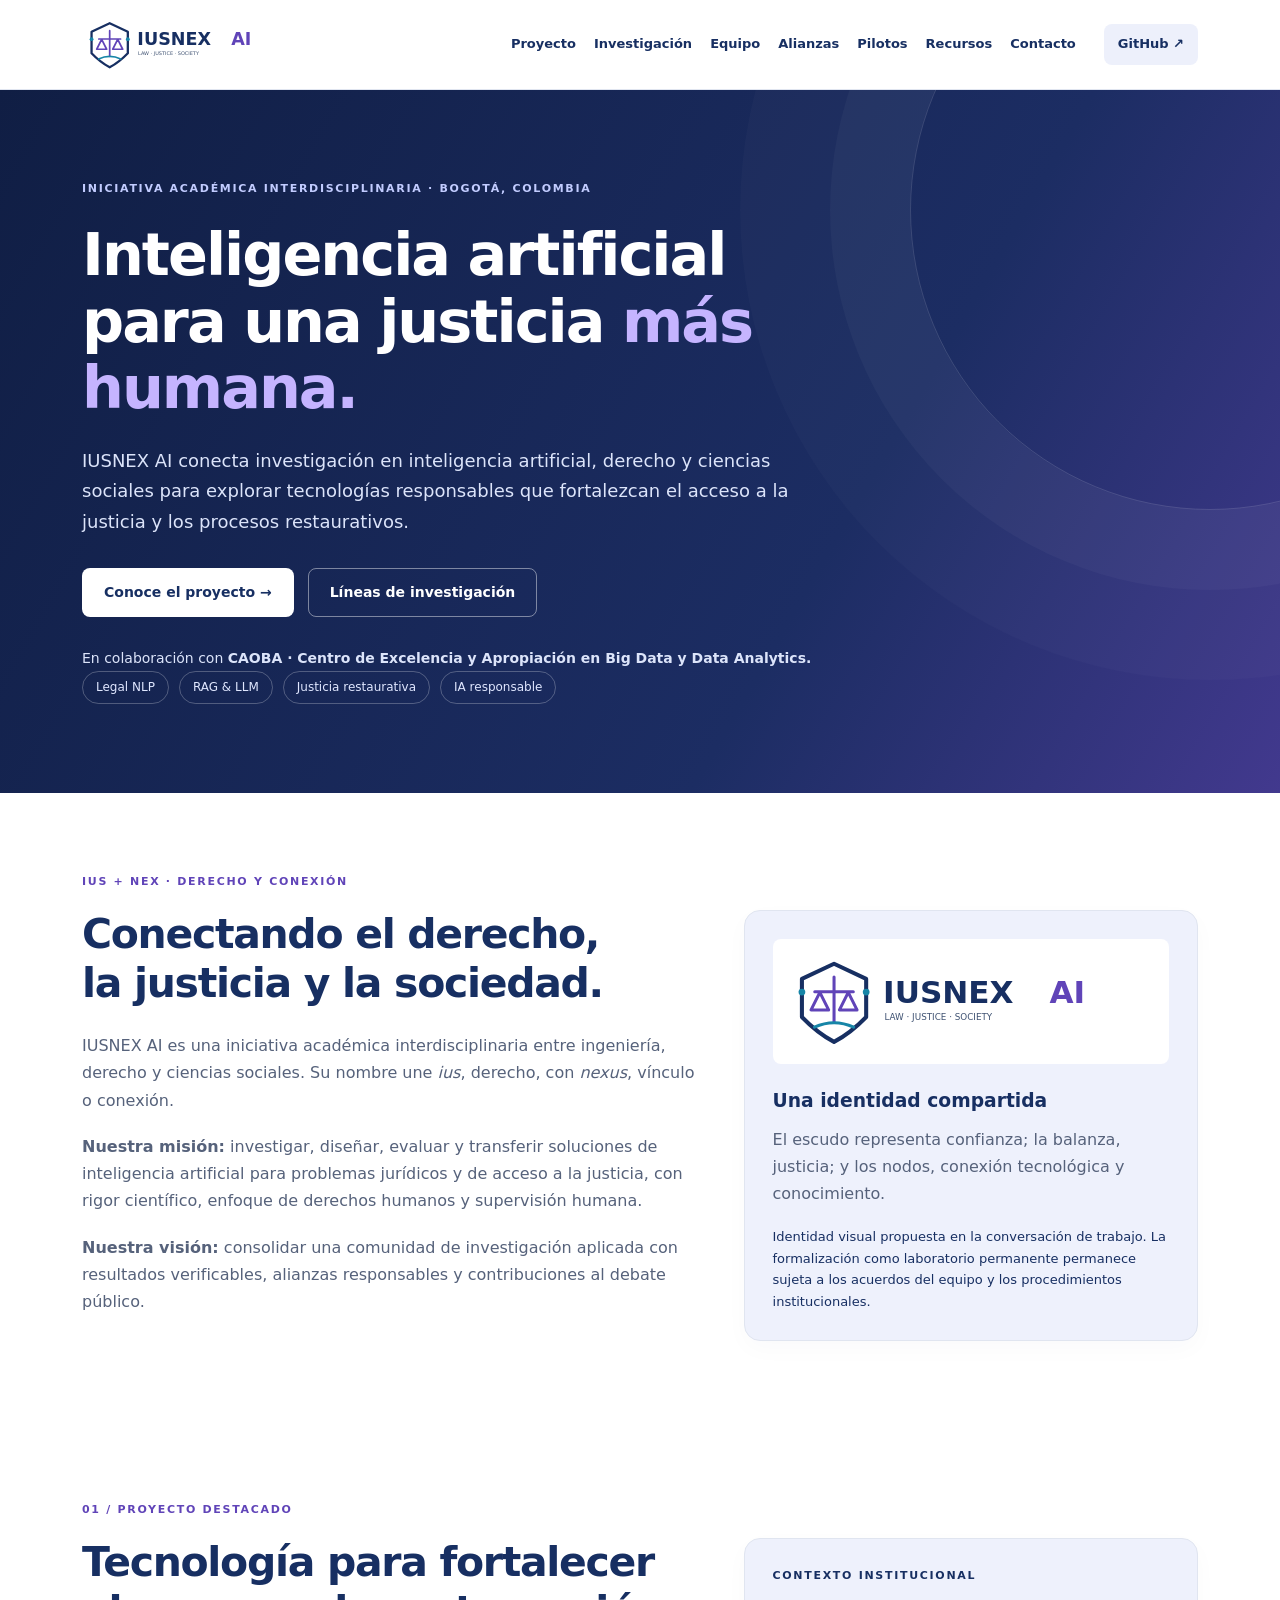
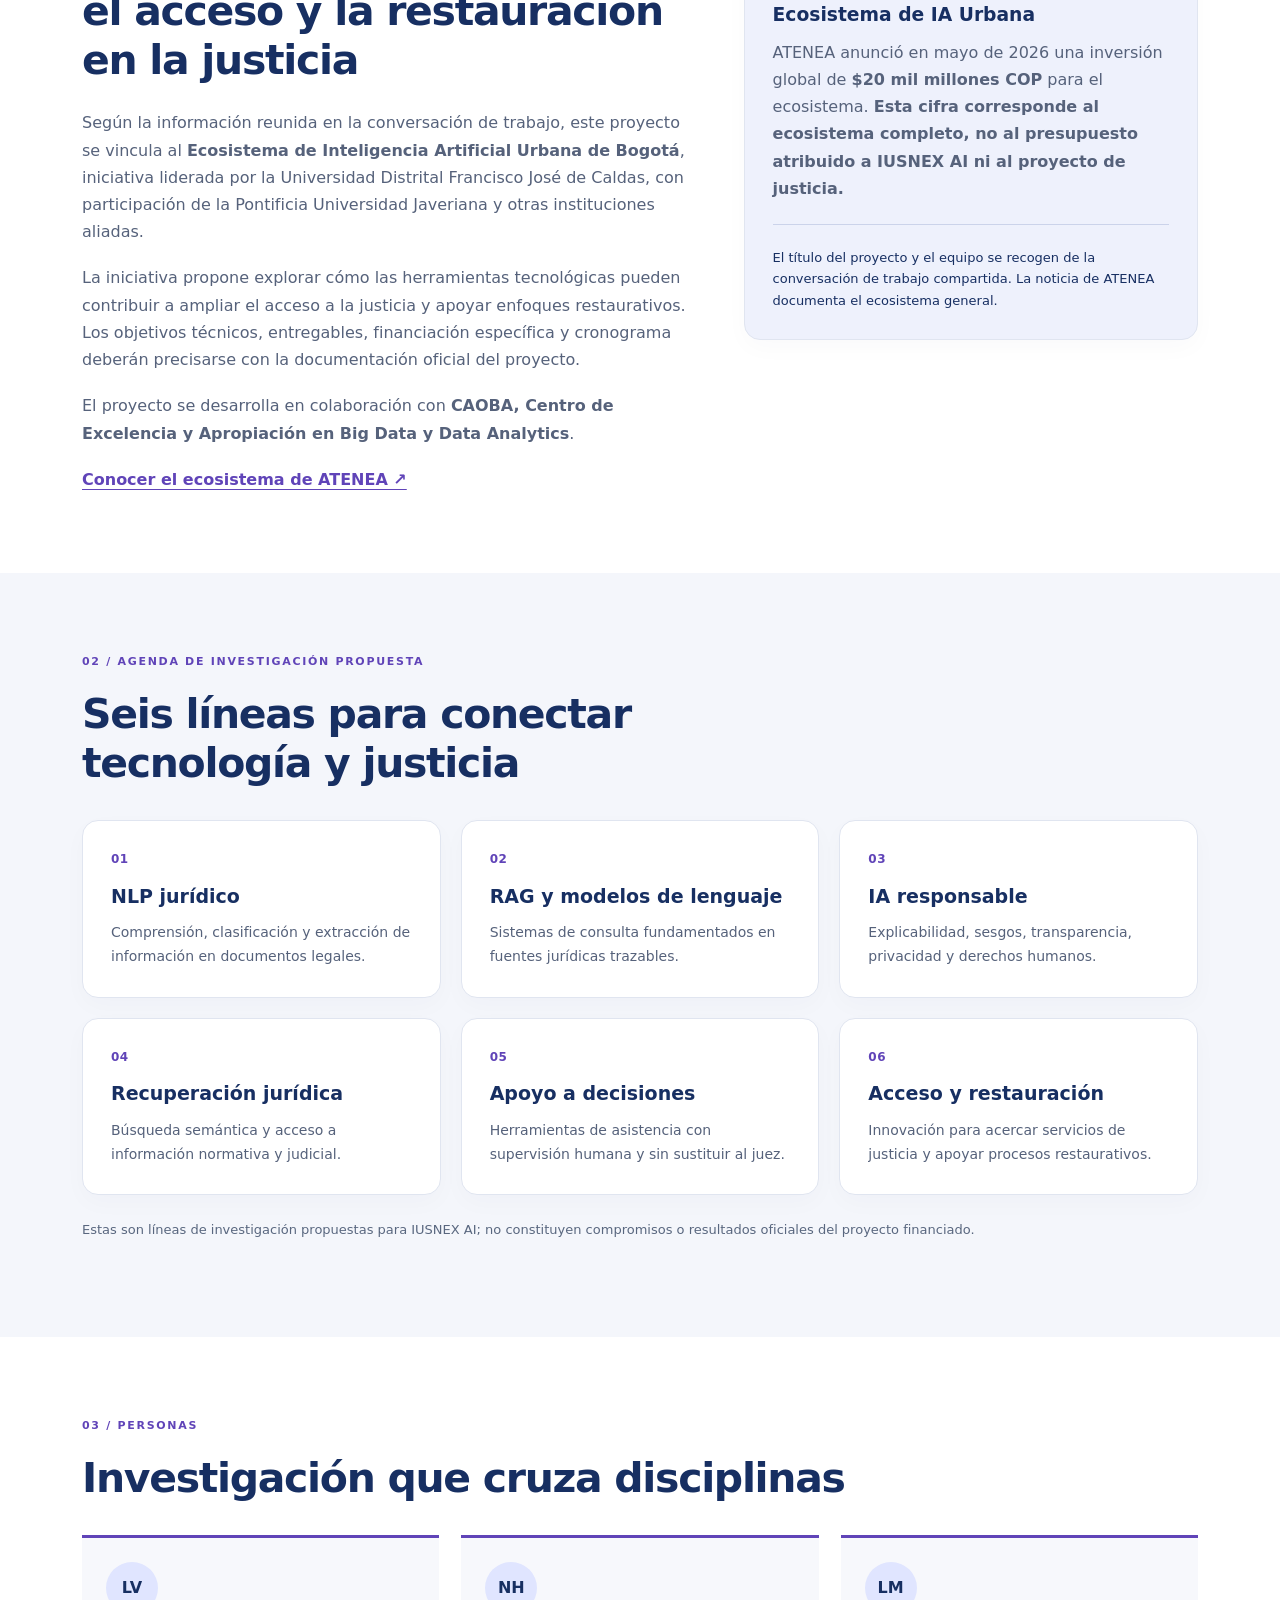
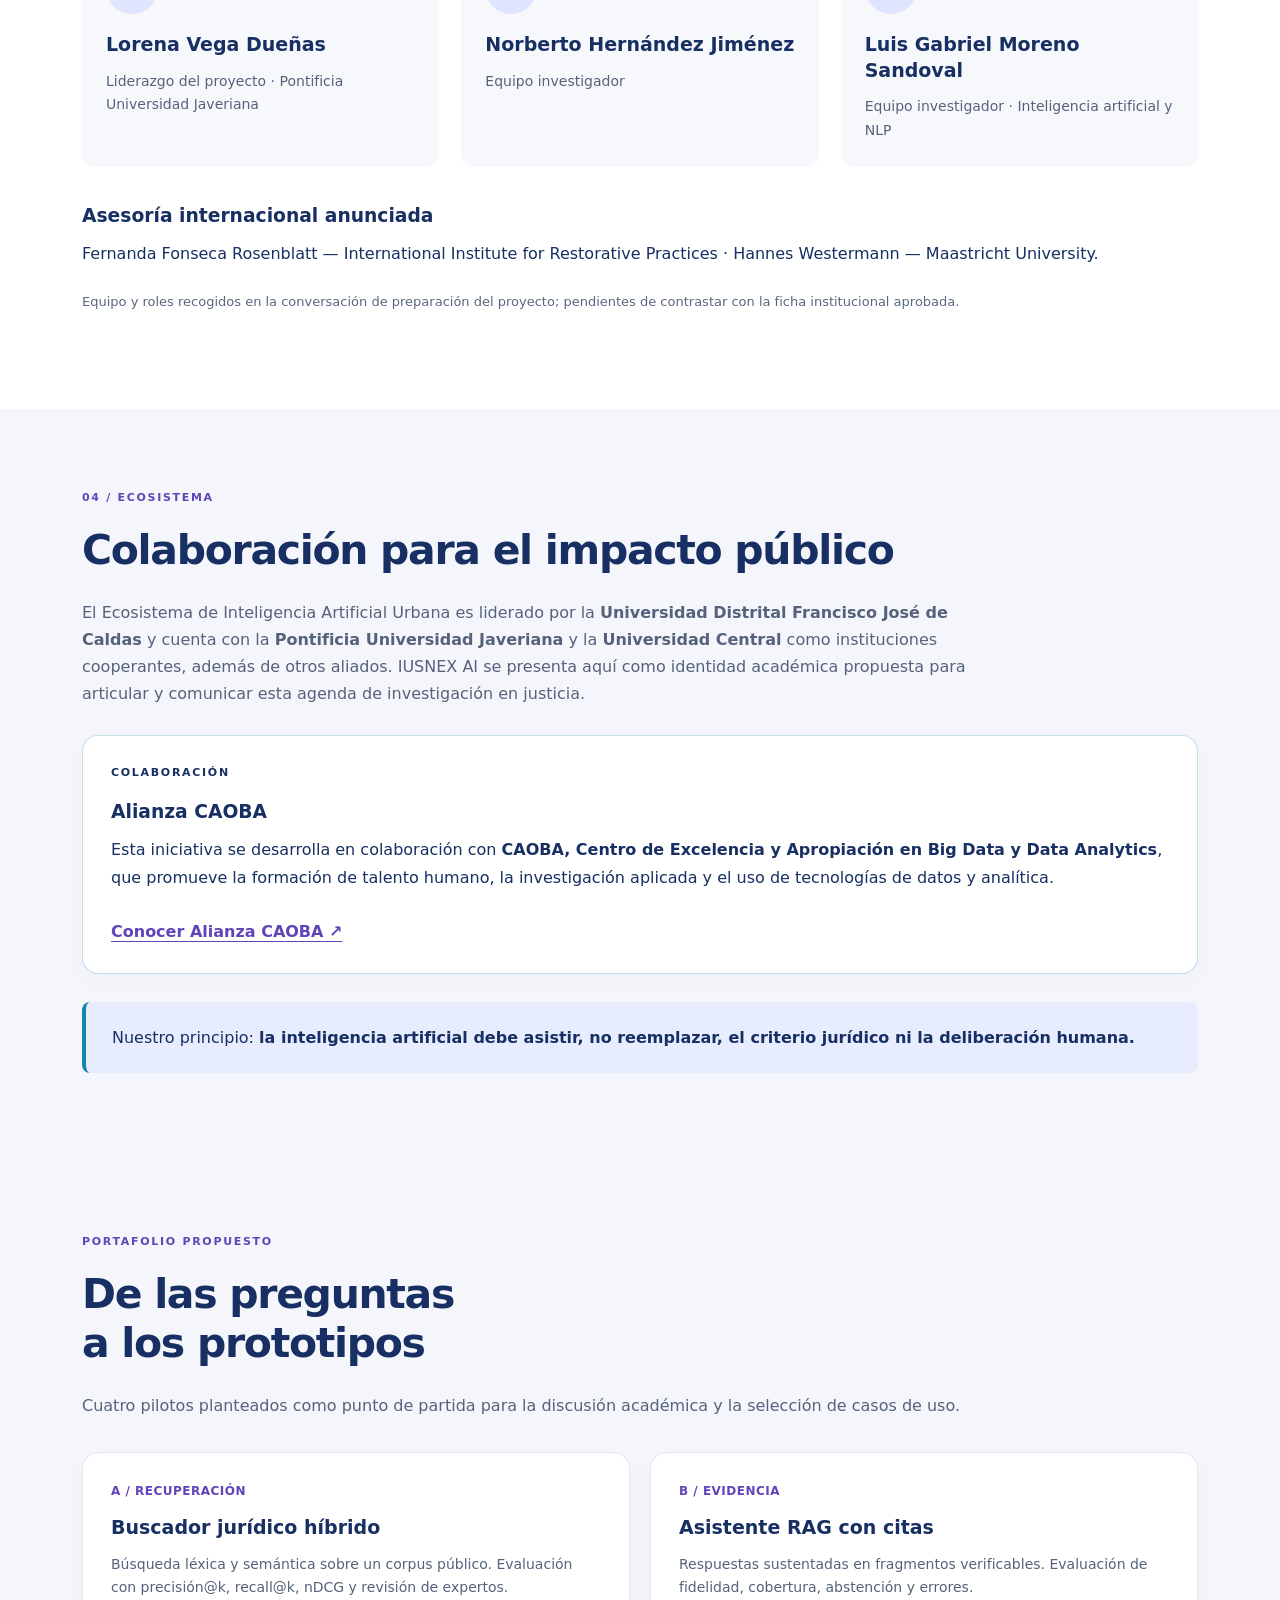
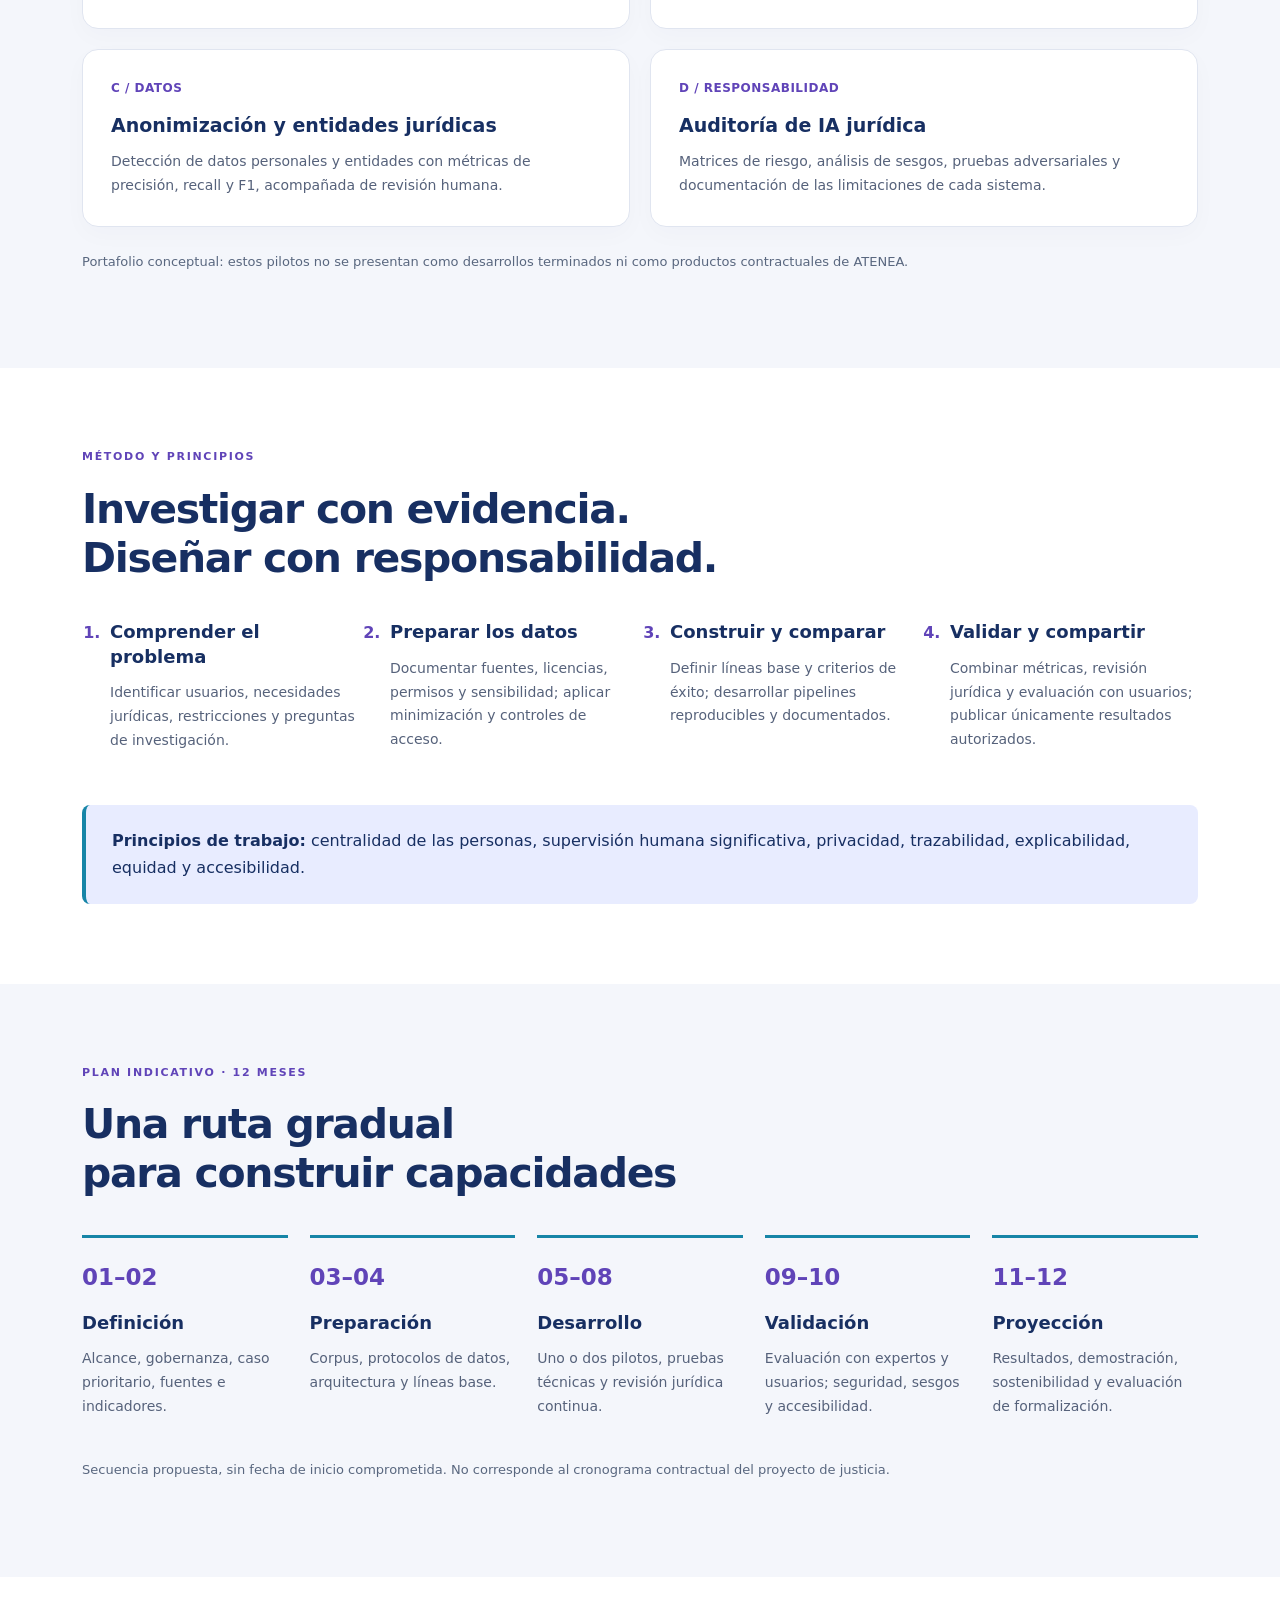
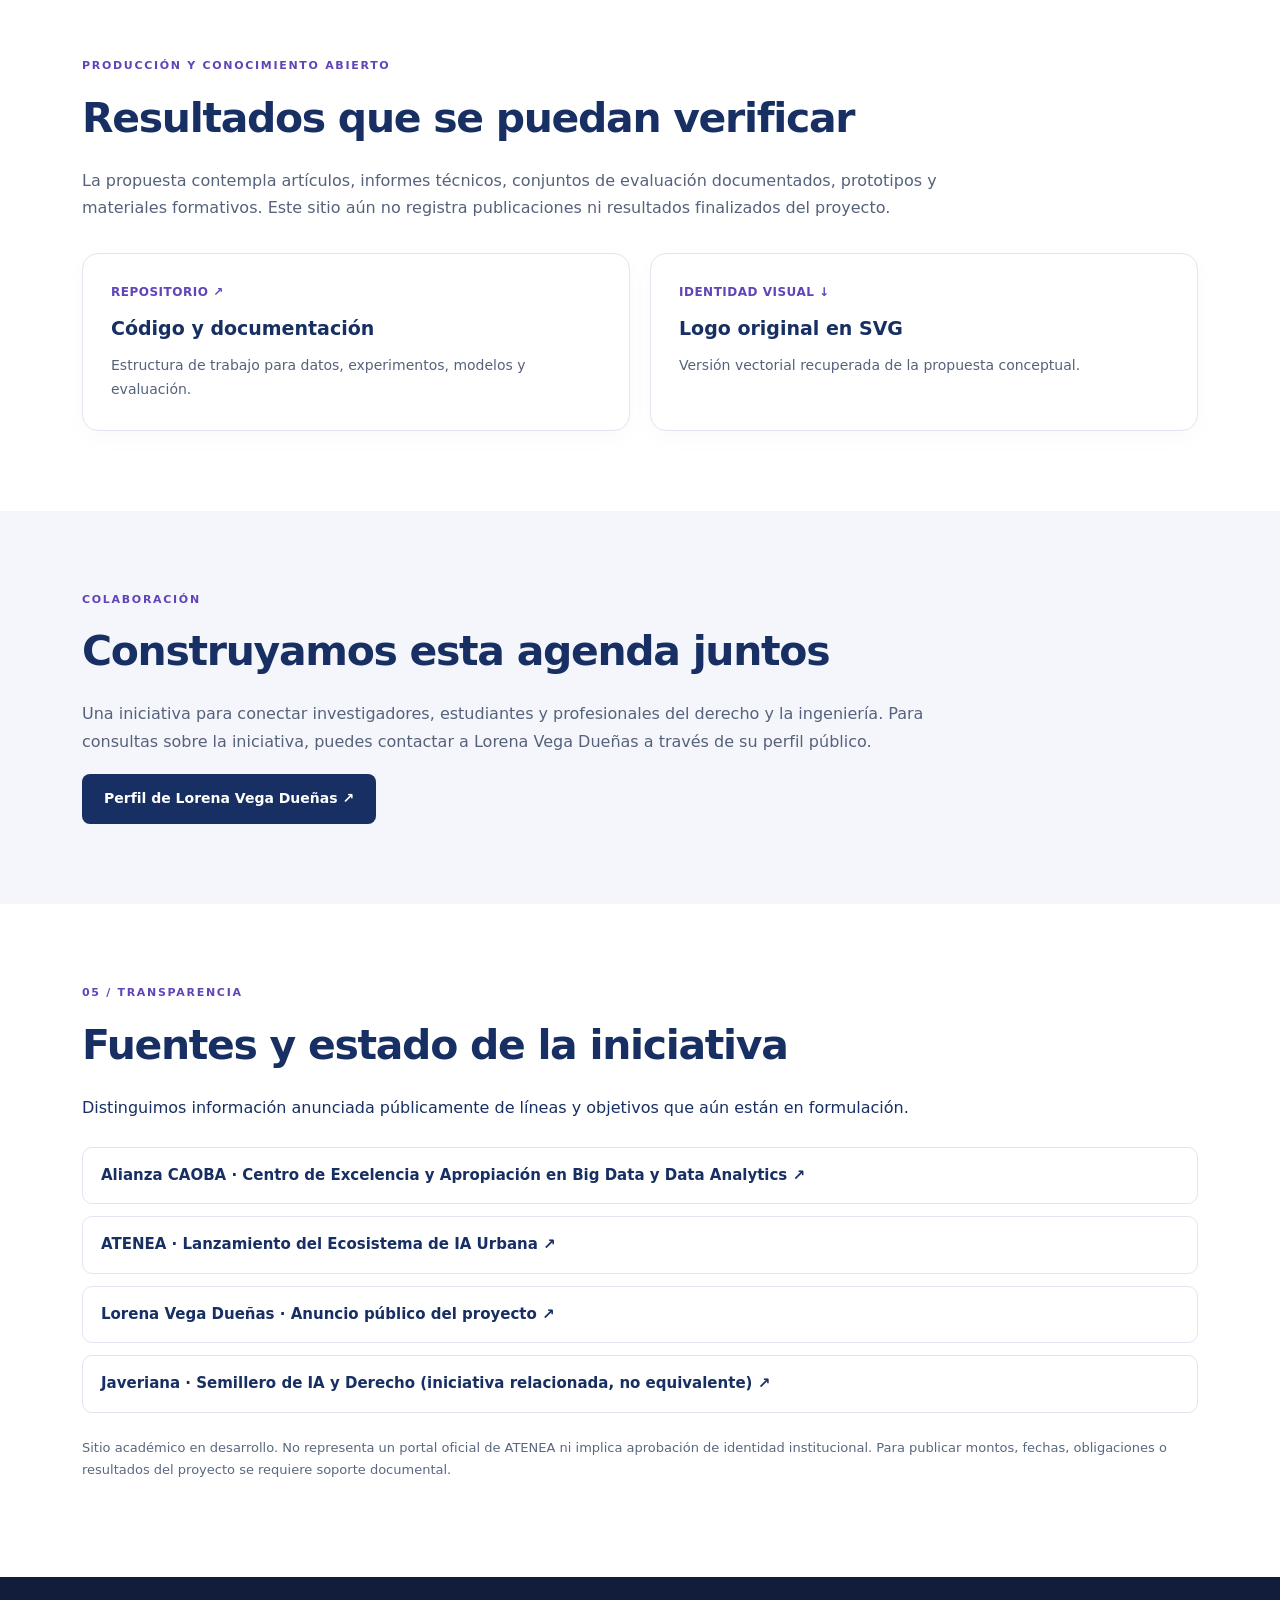
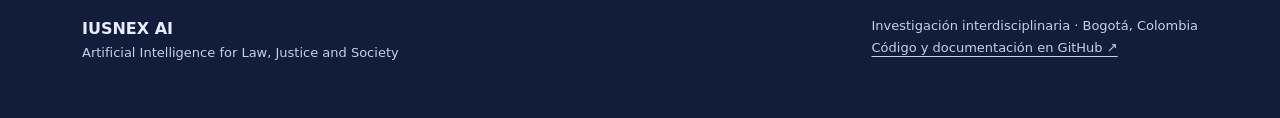
<file: docs/index.html>
<!doctype html><html lang="es"><head><meta charset="utf-8"><meta name="viewport" content="width=device-width,initial-scale=1"><meta name="description" content="IUSNEX AI: investigación interdisciplinaria en inteligencia artificial, derecho, justicia y sociedad. Proyecto Tecnología para fortalecer el acceso y la restauración en la justicia."><title>IUSNEX AI | Inteligencia Artificial, Derecho y Justicia</title><meta name="theme-color" content="#172F62"><link rel="icon" type="image/svg+xml" href="assets/img/favicon.svg"><script src="assets/js/main.js" defer></script><link rel="stylesheet" href="assets/css/styles.b81e5cc9e1cc.css"></head><body><a class="skip" href="#contenido">Saltar al contenido</a>
<header class="nav"><a class="brand" href="#inicio"><img src="assets/img/iusnex-ai-logo.svg" alt="IUSNEX AI · Law, Justice, Society" width="220" height="60"></a><nav aria-label="Navegación principal"><a href="#proyecto">Proyecto</a><a href="#lineas">Investigación</a><a href="#equipo">Equipo</a><a href="#alianzas">Alianzas</a><a href="#pilotos">Pilotos</a><a href="#recursos">Recursos</a><a href="#contacto">Contacto</a></nav><a class="navcta" href="https://github.com/puj-nlp/iusnex-ai">GitHub ↗</a></header>
<main id="contenido"><section class="hero" id="inicio"><div class="orb"></div><div class="wrap hero-inner"><div class="eyebrow">INICIATIVA ACADÉMICA INTERDISCIPLINARIA · BOGOTÁ, COLOMBIA</div><h1>Inteligencia artificial<br>para una justicia <span>más humana.</span></h1><p class="lead">IUSNEX AI conecta investigación en inteligencia artificial, derecho y ciencias sociales para explorar tecnologías responsables que fortalezcan el acceso a la justicia y los procesos restaurativos.</p><div class="actions"><a class="btn primary" href="#proyecto">Conoce el proyecto →</a><a class="btn secondary" href="#lineas">Líneas de investigación</a></div><p class="hero-collaboration">En colaboración con <strong>CAOBA · Centro de Excelencia y Apropiación en Big Data y Data Analytics.</strong></p><div class="chips"><span>Legal NLP</span><span>RAG & LLM</span><span>Justicia restaurativa</span><span>IA responsable</span></div></div></section>
<section class="section" id="identidad"><div class="wrap"><div class="kicker">IUS + NEX · DERECHO Y CONEXIÓN</div><div class="split"><div><h2>Conectando el derecho,<br>la justicia y la sociedad.</h2><p>IUSNEX AI es una iniciativa académica interdisciplinaria entre ingeniería, derecho y ciencias sociales. Su nombre une <em>ius</em>, derecho, con <em>nexus</em>, vínculo o conexión.</p><p><strong>Nuestra misión:</strong> investigar, diseñar, evaluar y transferir soluciones de inteligencia artificial para problemas jurídicos y de acceso a la justicia, con rigor científico, enfoque de derechos humanos y supervisión humana.</p><p><strong>Nuestra visión:</strong> consolidar una comunidad de investigación aplicada con resultados verificables, alianzas responsables y contribuciones al debate público.</p></div><aside class="card accent identity"><img src="assets/img/iusnex-ai-logo.svg" alt="Logo original de IUSNEX AI: escudo, balanza y nodos de conexión" width="1100" height="300"><h3>Una identidad compartida</h3><p>El escudo representa confianza; la balanza, justicia; y los nodos, conexión tecnológica y conocimiento.</p><small>Identidad visual propuesta en la conversación de trabajo. La formalización como laboratorio permanente permanece sujeta a los acuerdos del equipo y los procedimientos institucionales.</small></aside></div></div></section>
<section class="section" id="proyecto"><div class="wrap"><div class="kicker">01 / PROYECTO DESTACADO</div><div class="split"><div><h2>Tecnología para fortalecer el acceso y la restauración en la justicia</h2><p>Según la información reunida en la conversación de trabajo, este proyecto se vincula al <strong>Ecosistema de Inteligencia Artificial Urbana de Bogotá</strong>, iniciativa liderada por la Universidad Distrital Francisco José de Caldas, con participación de la Pontificia Universidad Javeriana y otras instituciones aliadas.</p><p>La iniciativa propone explorar cómo las herramientas tecnológicas pueden contribuir a ampliar el acceso a la justicia y apoyar enfoques restaurativos. Los objetivos técnicos, entregables, financiación específica y cronograma deberán precisarse con la documentación oficial del proyecto.</p><p>El proyecto se desarrolla en colaboración con <strong>CAOBA, Centro de Excelencia y Apropiación en Big Data y Data Analytics</strong>.</p><a class="textlink" href="https://agenciaatenea.gov.co/noticias/bogota-lanza-su-ecosistema-de-inteligencia-artificial-urbana-con-una-inversion-de-20-mil-millones">Conocer el ecosistema de ATENEA ↗</a></div><aside class="card accent"><div class="badge">CONTEXTO INSTITUCIONAL</div><h3>Ecosistema de IA Urbana</h3><p>ATENEA anunció en mayo de 2026 una inversión global de <strong>$20 mil millones COP</strong> para el ecosistema. <strong>Esta cifra corresponde al ecosistema completo, no al presupuesto atribuido a IUSNEX AI ni al proyecto de justicia.</strong></p><div class="rule"></div><small>El título del proyecto y el equipo se recogen de la conversación de trabajo compartida. La noticia de ATENEA documenta el ecosistema general.</small></aside></div></div></section>
<section class="section muted" id="lineas"><div class="wrap"><div class="kicker">02 / AGENDA DE INVESTIGACIÓN PROPUESTA</div><h2>Seis líneas para conectar<br>tecnología y justicia</h2><div class="grid"><article class="card"><b>01</b><h3>NLP jurídico</h3><p>Comprensión, clasificación y extracción de información en documentos legales.</p></article><article class="card"><b>02</b><h3>RAG y modelos de lenguaje</h3><p>Sistemas de consulta fundamentados en fuentes jurídicas trazables.</p></article><article class="card"><b>03</b><h3>IA responsable</h3><p>Explicabilidad, sesgos, transparencia, privacidad y derechos humanos.</p></article><article class="card"><b>04</b><h3>Recuperación jurídica</h3><p>Búsqueda semántica y acceso a información normativa y judicial.</p></article><article class="card"><b>05</b><h3>Apoyo a decisiones</h3><p>Herramientas de asistencia con supervisión humana y sin sustituir al juez.</p></article><article class="card"><b>06</b><h3>Acceso y restauración</h3><p>Innovación para acercar servicios de justicia y apoyar procesos restaurativos.</p></article></div><p class="note">Estas son líneas de investigación propuestas para IUSNEX AI; no constituyen compromisos o resultados oficiales del proyecto financiado.</p></div></section>
<section class="section" id="equipo"><div class="wrap"><div class="kicker">03 / PERSONAS</div><h2>Investigación que cruza disciplinas</h2><div class="people"><div class="person"><div class="avatar">LV</div><h3>Lorena Vega Dueñas</h3><p>Liderazgo del proyecto · Pontificia Universidad Javeriana</p></div><div class="person"><div class="avatar">NH</div><h3>Norberto Hernández Jiménez</h3><p>Equipo investigador</p></div><div class="person"><div class="avatar">LM</div><h3>Luis Gabriel Moreno Sandoval</h3><p>Equipo investigador · Inteligencia artificial y NLP</p></div></div><h3 class="subhead">Asesoría internacional anunciada</h3><p>Fernanda Fonseca Rosenblatt — International Institute for Restorative Practices · Hannes Westermann — Maastricht University.</p><p class="note">Equipo y roles recogidos en la conversación de preparación del proyecto; pendientes de contrastar con la ficha institucional aprobada.</p></div></section>
<section class="section muted" id="alianzas"><div class="wrap"><div class="kicker">04 / ECOSISTEMA</div><h2>Colaboración para el impacto público</h2><p class="wide">El Ecosistema de Inteligencia Artificial Urbana es liderado por la <strong>Universidad Distrital Francisco José de Caldas</strong> y cuenta con la <strong>Pontificia Universidad Javeriana</strong> y la <strong>Universidad Central</strong> como instituciones cooperantes, además de otros aliados. IUSNEX AI se presenta aquí como identidad académica propuesta para articular y comunicar esta agenda de investigación en justicia.</p><article class="card collaboration"><div class="badge">COLABORACIÓN</div><h3>Alianza CAOBA</h3><p>Esta iniciativa se desarrolla en colaboración con <strong>CAOBA, Centro de Excelencia y Apropiación en Big Data y Data Analytics</strong>, que promueve la formación de talento humano, la investigación aplicada y el uso de tecnologías de datos y analítica.</p><a class="textlink" href="https://www.alianzacaoba.co/nosotros">Conocer Alianza CAOBA ↗</a></article><div class="callout">Nuestro principio: <strong>la inteligencia artificial debe asistir, no reemplazar, el criterio jurídico ni la deliberación humana.</strong></div></div></section>
<section class="section muted" id="pilotos"><div class="wrap"><div class="kicker">PORTAFOLIO PROPUESTO</div><h2>De las preguntas<br>a los prototipos</h2><p class="wide">Cuatro pilotos planteados como punto de partida para la discusión académica y la selección de casos de uso.</p><div class="grid pilots"><article class="card"><b>A / RECUPERACIÓN</b><h3>Buscador jurídico híbrido</h3><p>Búsqueda léxica y semántica sobre un corpus público. Evaluación con precisión@k, recall@k, nDCG y revisión de expertos.</p></article><article class="card"><b>B / EVIDENCIA</b><h3>Asistente RAG con citas</h3><p>Respuestas sustentadas en fragmentos verificables. Evaluación de fidelidad, cobertura, abstención y errores.</p></article><article class="card"><b>C / DATOS</b><h3>Anonimización y entidades jurídicas</h3><p>Detección de datos personales y entidades con métricas de precisión, recall y F1, acompañada de revisión humana.</p></article><article class="card"><b>D / RESPONSABILIDAD</b><h3>Auditoría de IA jurídica</h3><p>Matrices de riesgo, análisis de sesgos, pruebas adversariales y documentación de las limitaciones de cada sistema.</p></article></div><p class="note">Portafolio conceptual: estos pilotos no se presentan como desarrollos terminados ni como productos contractuales de ATENEA.</p></div></section>
<section class="section" id="metodologia"><div class="wrap"><div class="kicker">MÉTODO Y PRINCIPIOS</div><h2>Investigar con evidencia.<br>Diseñar con responsabilidad.</h2><ol class="process"><li><h3>Comprender el problema</h3><p>Identificar usuarios, necesidades jurídicas, restricciones y preguntas de investigación.</p></li><li><h3>Preparar los datos</h3><p>Documentar fuentes, licencias, permisos y sensibilidad; aplicar minimización y controles de acceso.</p></li><li><h3>Construir y comparar</h3><p>Definir líneas base y criterios de éxito; desarrollar pipelines reproducibles y documentados.</p></li><li><h3>Validar y compartir</h3><p>Combinar métricas, revisión jurídica y evaluación con usuarios; publicar únicamente resultados autorizados.</p></li></ol><div class="callout"><strong>Principios de trabajo:</strong> centralidad de las personas, supervisión humana significativa, privacidad, trazabilidad, explicabilidad, equidad y accesibilidad.</div></div></section>
<section class="section muted" id="hoja-de-ruta"><div class="wrap"><div class="kicker">PLAN INDICATIVO · 12 MESES</div><h2>Una ruta gradual<br>para construir capacidades</h2><div class="timeline"><article><b>01–02</b><h3>Definición</h3><p>Alcance, gobernanza, caso prioritario, fuentes e indicadores.</p></article><article><b>03–04</b><h3>Preparación</h3><p>Corpus, protocolos de datos, arquitectura y líneas base.</p></article><article><b>05–08</b><h3>Desarrollo</h3><p>Uno o dos pilotos, pruebas técnicas y revisión jurídica continua.</p></article><article><b>09–10</b><h3>Validación</h3><p>Evaluación con expertos y usuarios; seguridad, sesgos y accesibilidad.</p></article><article><b>11–12</b><h3>Proyección</h3><p>Resultados, demostración, sostenibilidad y evaluación de formalización.</p></article></div><p class="note">Secuencia propuesta, sin fecha de inicio comprometida. No corresponde al cronograma contractual del proyecto de justicia.</p></div></section>
<section class="section" id="resultados"><div class="wrap"><div class="kicker">PRODUCCIÓN Y CONOCIMIENTO ABIERTO</div><h2>Resultados que se puedan verificar</h2><p class="wide">La propuesta contempla artículos, informes técnicos, conjuntos de evaluación documentados, prototipos y materiales formativos. Este sitio aún no registra publicaciones ni resultados finalizados del proyecto.</p><div class="grid pilots" id="recursos"><a class="card resource" href="https://github.com/puj-nlp/iusnex-ai"><b>REPOSITORIO ↗</b><h3>Código y documentación</h3><p>Estructura de trabajo para datos, experimentos, modelos y evaluación.</p></a><a class="card resource" href="assets/img/iusnex-ai-logo.svg" download="IUSNEX_AI_logo.svg"><b>IDENTIDAD VISUAL ↓</b><h3>Logo original en SVG</h3><p>Versión vectorial recuperada de la propuesta conceptual.</p></a></div></div></section>
<section class="section muted" id="contacto"><div class="wrap"><div class="kicker">COLABORACIÓN</div><h2>Construyamos esta agenda juntos</h2><p class="wide">Una iniciativa para conectar investigadores, estudiantes y profesionales del derecho y la ingeniería. Para consultas sobre la iniciativa, puedes contactar a Lorena Vega Dueñas a través de su perfil público.</p><a class="btn primary contact" href="https://co.linkedin.com/in/lorenavegad">Perfil de Lorena Vega Dueñas ↗</a></div></section><section class="section" id="fuentes"><div class="wrap"><div class="kicker">05 / TRANSPARENCIA</div><h2>Fuentes y estado de la iniciativa</h2><p>Distinguimos información anunciada públicamente de líneas y objetivos que aún están en formulación.</p><div class="sources"><a href="https://www.alianzacaoba.co/nosotros">Alianza CAOBA · Centro de Excelencia y Apropiación en Big Data y Data Analytics ↗</a><a href="https://agenciaatenea.gov.co/noticias/bogota-lanza-su-ecosistema-de-inteligencia-artificial-urbana-con-una-inversion-de-20-mil-millones">ATENEA · Lanzamiento del Ecosistema de IA Urbana ↗</a><a href="https://co.linkedin.com/in/lorenavegad">Lorena Vega Dueñas · Anuncio público del proyecto ↗</a><a href="https://perfilesycapacidades.javeriana.edu.co/es/organisations/semillero-de-inteligencia-artificial-ia-y-derecho/">Javeriana · Semillero de IA y Derecho (iniciativa relacionada, no equivalente) ↗</a></div><p class="note">Sitio académico en desarrollo. No representa un portal oficial de ATENEA ni implica aprobación de identidad institucional. Para publicar montos, fechas, obligaciones o resultados del proyecto se requiere soporte documental.</p></div></section></main>
<footer><div class="wrap foot"><div><strong>IUSNEX AI</strong><p>Artificial Intelligence for Law, Justice and Society</p></div><div>Investigación interdisciplinaria · Bogotá, Colombia<br><a href="https://github.com/puj-nlp/iusnex-ai">Código y documentación en GitHub ↗</a></div></div></footer></body></html>
</file>
<file: docs/assets/css/styles.b81e5cc9e1cc.css>
/* IUSNEX AI — shared layout and original identity */
:root {
  --ink: #172f62;
  --blue: #172f62;
  --violet: #6044b8;
  --teal: #1685a7;
  --muted: #56627b;
  --bg: #f4f6fb;
  --line: #e0e5f0;
}
* { box-sizing: border-box; }
html { scroll-behavior: smooth; scroll-padding-top: 120px; }
body { margin: 0; color: var(--ink); background: #fff; font: 16px/1.7 system-ui, -apple-system, 'Segoe UI', sans-serif; }
a { color: inherit; text-decoration: none; }
a:focus-visible { outline: 3px solid var(--teal); outline-offset: 5px; }
img { display: block; max-width: 100%; height: auto; }
p { margin: 0 0 1.2em; }
h1, h2, h3 { overflow-wrap: break-word; }
h2 { margin: 0 0 24px; font-size: clamp(30px, 3.2vw, 44px); line-height: 1.2; letter-spacing: -1.3px; }
h3 { margin: 0 0 12px; line-height: 1.35; }
small { display: block; font-size: 13px; line-height: 1.65; }
.wrap { width: min(100%, 1180px); margin-inline: auto; padding-inline: 32px; }
.skip { position: absolute; top: -100px; left: 20px; z-index: 50; background: white; padding: 12px; }
.skip:focus { top: 10px; }
.nav { display: flex; align-items: center; gap: 28px; min-height: 90px; padding: 12px max(32px, calc((100% - 1116px) / 2)); background: #fff; border-bottom: 1px solid var(--line); position: sticky; top: 0; z-index: 10; }
.brand { display: block; flex: 0 0 210px; }
.brand img { width: 210px; height: auto; }
nav { display: flex; justify-content: flex-end; align-items: center; flex: 1; flex-wrap: wrap; gap: 8px 18px; }
nav a { font-size: 13px; font-weight: 600; padding-block: 6px; }
nav a:hover, .textlink:hover { color: var(--violet); }
.navcta { flex-shrink: 0; padding: 9px 14px; border-radius: 8px; background: #edf0fb; font-size: 13px; font-weight: 700; white-space: nowrap; }
.hero { position: relative; isolation: isolate; overflow: hidden; background: linear-gradient(120deg, #101e44, #1c2d63 65%, #42398e); color: white; }
.orb { position: absolute; z-index: -1; width: 600px; height: 600px; top: -180px; right: -230px; border: 1px solid #ffffff24; border-radius: 50%; box-shadow: 0 0 0 80px #ffffff08, 0 0 0 170px #ffffff05; pointer-events: none; }
.hero-inner { padding-block: clamp(64px, 7vw, 104px); }
.eyebrow, .kicker, .badge { font-size: 11px; letter-spacing: 1.7px; font-weight: 750; }
.eyebrow { color: #c2ccff; }
.kicker { margin-bottom: 18px; color: var(--violet); }
.hero h1 { max-width: 940px; margin: 24px 0; font-size: clamp(38px, 4.6vw, 68px); line-height: 1.13; letter-spacing: -2px; }
.hero h1 span { color: #c5b4ff; }
.lead { max-width: 750px; font-size: 18px; color: #dce4fa; }
.actions { display: flex; flex-wrap: wrap; gap: 14px; margin: 30px 0; }
.btn { display: inline-flex; justify-content: center; align-items: center; padding: 12px 21px; border: 1px solid transparent; border-radius: 8px; font-size: 14px; font-weight: 700; }
.primary { background: white; color: var(--ink); }
.secondary { border-color: #ffffff70; color: white; }
.btn:hover { box-shadow: 0 4px 16px #0002; }
.chips { display: flex; flex-wrap: wrap; gap: 10px; }
.chips span { display: inline-block; padding: 5px 13px; border: 1px solid #ffffff40; border-radius: 30px; font-size: 12px; color: #e0e7ff; }
.hero-collaboration { margin: 24px 0 0; max-width: 750px; color: #dce4fa; font-size: 14px; }
.section { padding-block: 80px; }
.muted { background: var(--bg); }
.split { display: grid; grid-template-columns: minmax(0, 1.35fr) minmax(0, 1fr); align-items: start; gap: 48px; }
.split > *, .grid > *, .people > *, .timeline > *, .process > * { min-width: 0; }
.split p, .wide { color: var(--muted); font-size: 16px; }
.wide { max-width: 900px; }
.card { min-width: 0; padding: 28px; border: 1px solid var(--line); border-radius: 16px; background: #fff; box-shadow: 0 8px 24px #172f6206; }
.card p:last-child { margin-bottom: 0; }
.accent { background: #eef1fc; }
.badge { margin-bottom: 16px; color: var(--blue); }
.rule { height: 1px; background: #cbd3ea; margin-block: 22px; }
.identity img { width: 100%; height: auto; padding: 12px; background: white; border-radius: 8px; margin-bottom: 24px; }
.textlink { display: inline-block; color: var(--violet); font-weight: 700; text-decoration: underline; text-underline-offset: 4px; }
.grid { display: grid; grid-template-columns: repeat(3, minmax(0, 1fr)); gap: 20px; margin-top: 32px; }
.pilots { grid-template-columns: repeat(2, minmax(0, 1fr)); }
.grid .card b { display: block; margin-bottom: 14px; font-size: 12px; color: var(--violet); letter-spacing: .5px; }
.grid h3 { font-size: 19px; }
.grid p { font-size: 14px; color: var(--muted); margin: 0; }
.note { margin-top: 24px; color: #59677f; font-size: 13px; }
.people { display: grid; grid-template-columns: repeat(3, minmax(0, 1fr)); gap: 22px; margin-block: 32px; }
.person { padding: 24px; background: #f7f8fc; border-top: 3px solid var(--violet); border-radius: 0 0 12px 12px; }
.avatar { display: grid; place-items: center; width: 52px; height: 52px; margin-bottom: 18px; border-radius: 50%; background: #e0e5ff; color: var(--blue); font-weight: 800; }
.person h3 { font-size: 19px; }
.person p { margin-bottom: 0; color: var(--muted); font-size: 14px; }
.subhead { margin-top: 36px; }
.callout { padding: 22px 26px; margin-top: 28px; background: #e8ecff; border-left: 4px solid var(--teal); border-radius: 8px; }
.collaboration { margin: 28px 0; border-color: #1685a740; }
.collaboration .textlink { margin-top: 8px; }
.process { display: grid; grid-template-columns: repeat(4, minmax(0, 1fr)); gap: 28px; margin: 36px 0; padding-left: 24px; }
.process li { padding-left: 4px; }
.process li::marker { color: var(--violet); font-weight: 800; }
.process h3, .timeline h3 { font-size: 18px; }
.process p, .timeline p { font-size: 14px; color: var(--muted); }
.timeline { display: grid; grid-template-columns: repeat(5, minmax(0, 1fr)); gap: 22px; margin-top: 36px; }
.timeline article { border-top: 3px solid var(--teal); padding-top: 20px; }
.timeline b { display: block; font-size: 23px; color: var(--violet); margin-bottom: 14px; }
.resource { display: block; }
.resource:hover { border-color: var(--violet); }
.contact { background: var(--blue); color: white; }
.sources { display: grid; gap: 12px; margin-top: 26px; }
.sources a { display: block; overflow-wrap: anywhere; padding: 15px 18px; border: 1px solid var(--line); border-radius: 10px; font-size: 15px; font-weight: 650; color: var(--blue); }
.sources a:hover { background: var(--bg); }
footer { padding-block: 38px; color: #e8edff; background: #111d3b; }
.foot { display: flex; justify-content: space-between; gap: 30px; }
.foot p, .foot > div:last-child { font-size: 13px; color: #c6d0e8; }
footer a { text-decoration: underline; text-underline-offset: 4px; }
@media (max-width: 1100px) {
  .nav { flex-wrap: wrap; justify-content: space-between; gap: 8px 20px; }
  nav { flex: 1 0 100%; order: 3; justify-content: flex-start; }
  .timeline { grid-template-columns: repeat(3, minmax(0, 1fr)); }
  .process { grid-template-columns: repeat(2, minmax(0, 1fr)); }
  .split { gap: 28px; }
}
@media (max-width: 800px) {
  html { scroll-padding-top: 170px; }
  .section { padding-block: 56px; }
  .split { grid-template-columns: 1fr; }
  .grid, .people { grid-template-columns: repeat(2, minmax(0, 1fr)); }
  .foot { flex-direction: column; gap: 14px; }
}
@media (max-width: 560px) {
  html { scroll-padding-top: 24px; }
  .wrap { padding-inline: 22px; }
  .nav { position: relative; padding: 12px 22px; }
  .brand { flex-basis: 185px; }
  .brand img { width: 185px; }
  nav { gap: 2px 16px; }
  nav a { font-size: 12px; }
  .navcta { padding: 8px 10px; font-size: 12px; }
  .hero h1 { font-size: clamp(34px, 9vw, 46px); letter-spacing: -1px; }
  .hero h1 br { display: none; }
  .lead { font-size: 16px; }
  .eyebrow { font-size: 10px; }
  .actions { flex-direction: column; align-items: stretch; }
  .grid, .people, .pilots, .process, .timeline { grid-template-columns: 1fr; }
  .card { padding: 23px; }
  .process { gap: 18px; }
  h2 { font-size: 30px; letter-spacing: -.8px; }
  h2 br { display: none; }
}
@media (prefers-reduced-motion: reduce) { html { scroll-behavior: auto; } }
</file>
